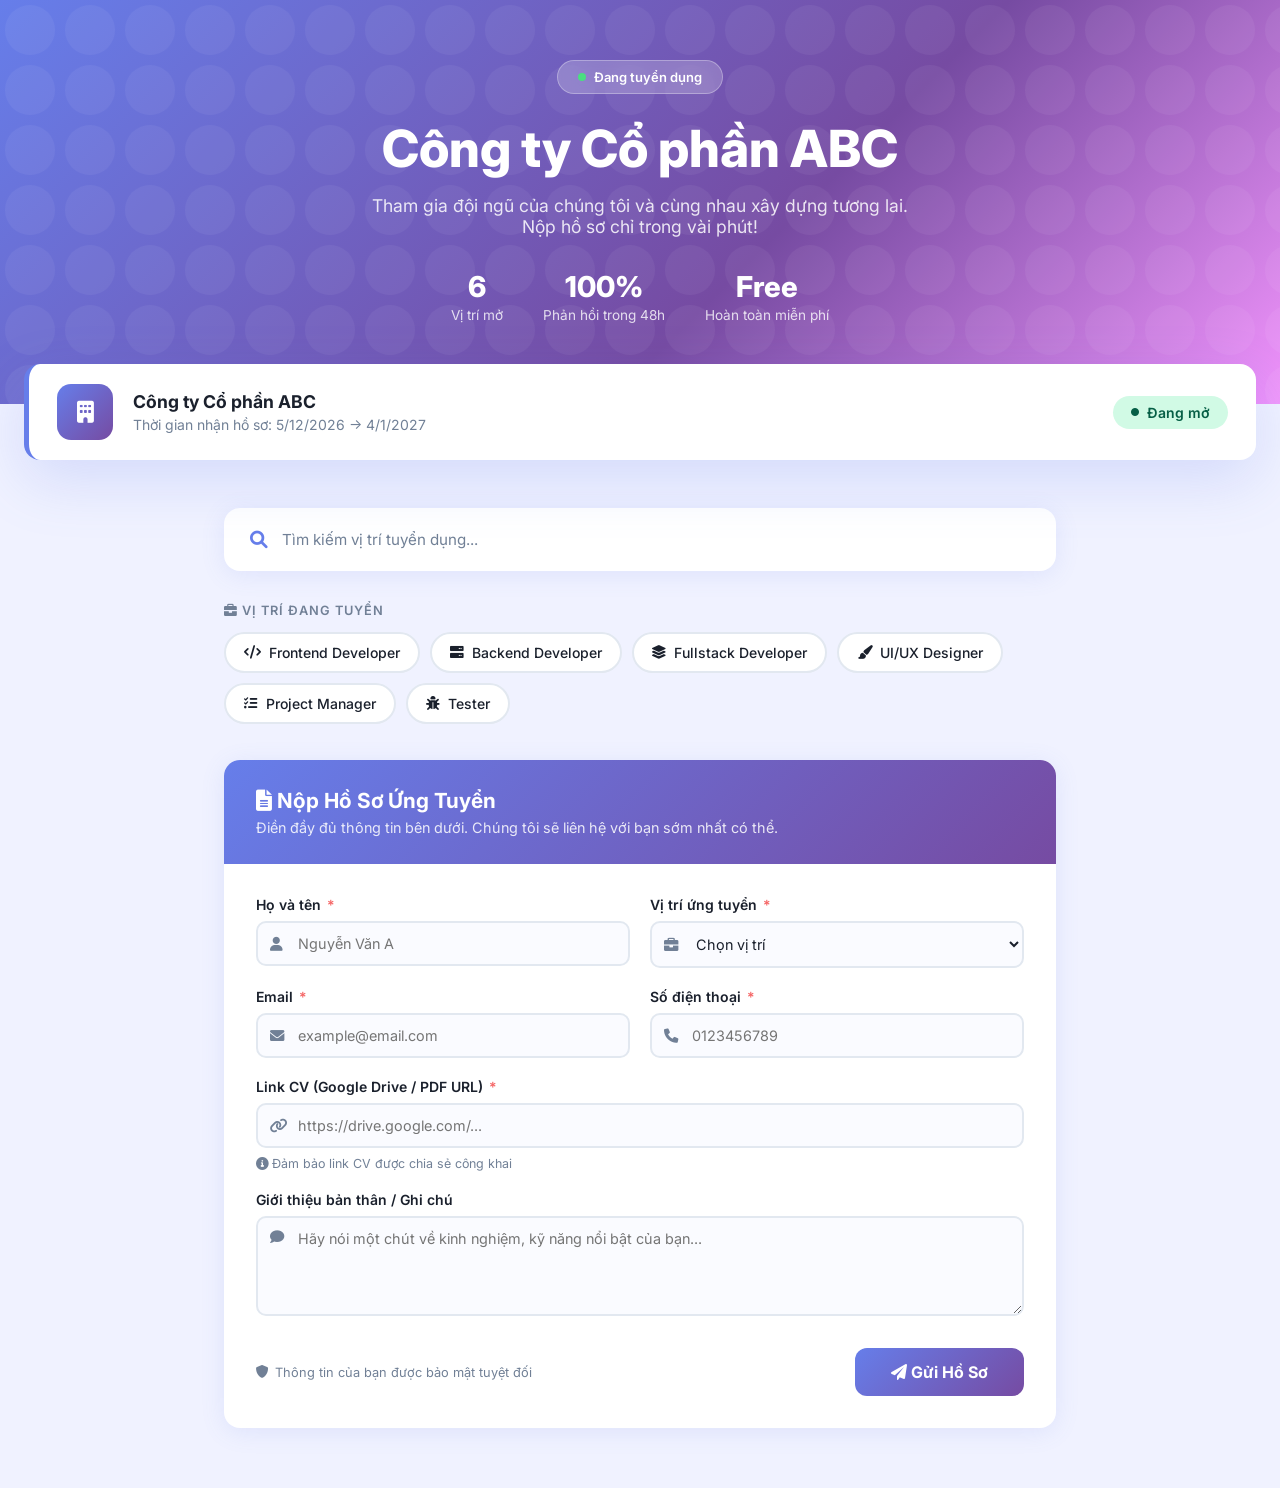
<file: apply.html>
<!doctype html>
<html lang="vi">
  <head>
    <meta charset="UTF-8" />
    <meta name="viewport" content="width=device-width, initial-scale=1.0" />
    <title>Nộp Hồ Sơ Ứng Tuyển</title>
    <meta name="description" content="Trang nộp hồ sơ ứng tuyển trực tuyến - Gửi CV của bạn ngay hôm nay." />
    <link
      rel="stylesheet"
      href="https://cdnjs.cloudflare.com/ajax/libs/font-awesome/6.0.0-beta3/css/all.min.css"
    />
    <style>
      @import url('https://fonts.googleapis.com/css2?family=Inter:wght@300;400;500;600;700;800&display=swap');

      * {
        margin: 0;
        padding: 0;
        box-sizing: border-box;
        font-family: 'Inter', 'Segoe UI', sans-serif;
      }

      :root {
        --primary: #667eea;
        --primary-dark: #5a67d8;
        --secondary: #764ba2;
        --success: #48bb78;
        --error: #f56565;
        --warning: #ed8936;
        --bg: #f0f2ff;
        --card-bg: #ffffff;
        --text: #1a202c;
        --text-muted: #718096;
        --border: #e2e8f0;
        --radius: 16px;
        --shadow: 0 4px 24px rgba(102, 126, 234, 0.12);
        --shadow-lg: 0 20px 60px rgba(102, 126, 234, 0.2);
      }

      body {
        background: var(--bg);
        min-height: 100vh;
        display: flex;
        flex-direction: column;
      }

      /* ── Hero Header ── */
      .hero {
        background: linear-gradient(135deg, #667eea 0%, #764ba2 60%, #f093fb 100%);
        padding: 60px 24px 80px;
        text-align: center;
        position: relative;
        overflow: hidden;
      }

      .hero::before {
        content: '';
        position: absolute;
        inset: 0;
        background: url("data:image/svg+xml,%3Csvg width='60' height='60' viewBox='0 0 60 60' xmlns='http://www.w3.org/2000/svg'%3E%3Cg fill='none' fill-rule='evenodd'%3E%3Cg fill='%23ffffff' fill-opacity='0.05'%3E%3Ccircle cx='30' cy='30' r='25'/%3E%3C/g%3E%3C/g%3E%3C/svg%3E");
        animation: bg-float 20s linear infinite;
      }

      @keyframes bg-float {
        from { background-position: 0 0; }
        to   { background-position: 120px 120px; }
      }

      .hero-badge {
        display: inline-flex;
        align-items: center;
        gap: 8px;
        background: rgba(255,255,255,0.2);
        border: 1px solid rgba(255,255,255,0.3);
        backdrop-filter: blur(10px);
        color: white;
        padding: 8px 20px;
        border-radius: 100px;
        font-size: 13px;
        font-weight: 600;
        margin-bottom: 24px;
        position: relative;
      }

      .hero-badge .dot {
        width: 8px;
        height: 8px;
        border-radius: 50%;
        background: #4ade80;
        animation: pulse 1.5s infinite;
      }

      @keyframes pulse {
        0%, 100% { opacity: 1; transform: scale(1); }
        50%       { opacity: 0.6; transform: scale(1.3); }
      }

      .hero h1 {
        font-size: clamp(2rem, 5vw, 3.2rem);
        font-weight: 800;
        color: white;
        margin-bottom: 16px;
        position: relative;
        line-height: 1.2;
      }

      .hero p {
        font-size: 1.1rem;
        color: rgba(255,255,255,0.85);
        max-width: 560px;
        margin: 0 auto 32px;
        position: relative;
      }

      .hero-stats {
        display: flex;
        justify-content: center;
        gap: 40px;
        position: relative;
        flex-wrap: wrap;
      }

      .hero-stat {
        text-align: center;
        color: white;
      }

      .hero-stat strong {
        display: block;
        font-size: 1.8rem;
        font-weight: 800;
      }

      .hero-stat span {
        font-size: 0.85rem;
        opacity: 0.8;
      }

      /* ── Recruitment Info Banner ── */
      .info-banner {
        background: white;
        border-left: 5px solid var(--primary);
        margin: -40px 24px 0;
        border-radius: var(--radius);
        padding: 20px 28px;
        display: flex;
        align-items: center;
        gap: 20px;
        box-shadow: var(--shadow-lg);
        position: relative;
        z-index: 10;
        flex-wrap: wrap;
      }

      .info-banner .icon-box {
        width: 56px;
        height: 56px;
        border-radius: 14px;
        background: linear-gradient(135deg, var(--primary), var(--secondary));
        display: flex;
        align-items: center;
        justify-content: center;
        color: white;
        font-size: 1.4rem;
        flex-shrink: 0;
      }

      .info-banner .info-text h3 {
        font-size: 1.1rem;
        font-weight: 700;
        color: var(--text);
        margin-bottom: 4px;
      }

      .info-banner .info-text p {
        font-size: 0.875rem;
        color: var(--text-muted);
      }

      .banner-status {
        margin-left: auto;
        display: flex;
        align-items: center;
        gap: 8px;
        font-size: 0.875rem;
        font-weight: 600;
        padding: 8px 18px;
        border-radius: 100px;
      }

      .banner-status.open {
        background: #d1fae5;
        color: #065f46;
      }

      .banner-status.closed {
        background: #fee2e2;
        color: #991b1b;
      }

      /* ── Main Layout ── */
      .main {
        max-width: 880px;
        margin: 48px auto 60px;
        padding: 0 24px;
        width: 100%;
        flex: 1;
      }

      /* ── Section Title ── */
      .section-title {
        display: flex;
        align-items: center;
        gap: 12px;
        margin-bottom: 28px;
      }

      .section-title .title-icon {
        width: 44px;
        height: 44px;
        border-radius: 12px;
        background: linear-gradient(135deg, var(--primary), var(--secondary));
        display: flex;
        align-items: center;
        justify-content: center;
        color: white;
        font-size: 1.1rem;
      }

      .section-title h2 {
        font-size: 1.4rem;
        font-weight: 700;
        color: var(--text);
      }

      /* ── Job Search ── */
      .search-card {
        background: white;
        border-radius: var(--radius);
        padding: 20px 24px;
        margin-bottom: 32px;
        box-shadow: var(--shadow);
        display: flex;
        align-items: center;
        gap: 14px;
        border: 2px solid transparent;
        transition: border-color 0.3s;
      }

      .search-card:focus-within {
        border-color: var(--primary);
      }

      .search-card i {
        color: var(--primary);
        font-size: 1.1rem;
        flex-shrink: 0;
      }

      .search-card input {
        flex: 1;
        border: none;
        outline: none;
        font-size: 0.95rem;
        color: var(--text);
        background: transparent;
      }

      .search-card input::placeholder {
        color: var(--text-muted);
      }

      /* ── Position Cards ── */
      .positions-label {
        font-size: 0.8rem;
        font-weight: 600;
        text-transform: uppercase;
        letter-spacing: 1px;
        color: var(--text-muted);
        margin-bottom: 14px;
      }

      .positions-grid {
        display: flex;
        flex-wrap: wrap;
        gap: 10px;
        margin-bottom: 36px;
      }

      .pos-chip {
        display: inline-flex;
        align-items: center;
        gap: 8px;
        padding: 10px 18px;
        border-radius: 100px;
        border: 2px solid var(--border);
        background: white;
        font-size: 0.875rem;
        font-weight: 500;
        color: var(--text);
        cursor: pointer;
        transition: all 0.25s;
        user-select: none;
      }

      .pos-chip:hover,
      .pos-chip.active {
        border-color: var(--primary);
        background: linear-gradient(135deg, var(--primary), var(--secondary));
        color: white;
        transform: translateY(-2px);
        box-shadow: 0 4px 14px rgba(102,126,234,0.35);
      }

      .pos-chip i {
        font-size: 0.85rem;
      }

      /* ── Form Card ── */
      .form-card {
        background: white;
        border-radius: var(--radius);
        box-shadow: var(--shadow);
        overflow: hidden;
      }

      .form-card-header {
        background: linear-gradient(135deg, var(--primary), var(--secondary));
        padding: 28px 32px;
        color: white;
      }

      .form-card-header h3 {
        font-size: 1.3rem;
        font-weight: 700;
        margin-bottom: 6px;
      }

      .form-card-header p {
        opacity: 0.85;
        font-size: 0.9rem;
      }

      .form-body {
        padding: 32px;
      }

      .form-grid {
        display: grid;
        grid-template-columns: 1fr 1fr;
        gap: 20px;
      }

      .form-group {
        display: flex;
        flex-direction: column;
        gap: 8px;
      }

      .form-group.full-width {
        grid-column: 1 / -1;
      }

      .form-group label {
        font-size: 0.875rem;
        font-weight: 600;
        color: var(--text);
      }

      .form-group label .req {
        color: #f56565;
        margin-left: 2px;
      }

      .input-wrap {
        position: relative;
      }

      .input-wrap .input-icon {
        position: absolute;
        left: 14px;
        top: 50%;
        transform: translateY(-50%);
        color: var(--text-muted);
        font-size: 0.9rem;
        pointer-events: none;
      }

      .input-wrap.textarea-wrap .input-icon {
        top: 14px;
        transform: none;
      }

      .form-group input,
      .form-group select,
      .form-group textarea {
        width: 100%;
        padding: 12px 14px 12px 40px;
        border: 2px solid var(--border);
        border-radius: 10px;
        font-size: 0.9rem;
        color: var(--text);
        background: #fafbff;
        transition: all 0.25s;
        outline: none;
        font-family: inherit;
      }

      .form-group input:focus,
      .form-group select:focus,
      .form-group textarea:focus {
        border-color: var(--primary);
        background: white;
        box-shadow: 0 0 0 4px rgba(102,126,234,0.1);
      }

      .form-group input.valid {
        border-color: var(--success);
      }

      .form-group input.invalid {
        border-color: var(--error);
      }

      .form-group textarea {
        resize: vertical;
        min-height: 100px;
      }

      .field-hint {
        font-size: 0.78rem;
        color: var(--text-muted);
      }

      .field-error {
        font-size: 0.78rem;
        color: var(--error);
        display: none;
      }

      .field-error.show {
        display: block;
      }

      /* ── Submit Button ── */
      .form-footer {
        display: flex;
        align-items: center;
        justify-content: space-between;
        margin-top: 28px;
        flex-wrap: wrap;
        gap: 16px;
      }

      .privacy-note {
        font-size: 0.8rem;
        color: var(--text-muted);
        display: flex;
        align-items: center;
        gap: 6px;
      }

      .btn-submit {
        display: inline-flex;
        align-items: center;
        gap: 10px;
        padding: 14px 36px;
        background: linear-gradient(135deg, var(--primary), var(--secondary));
        color: white;
        border: none;
        border-radius: 12px;
        font-size: 1rem;
        font-weight: 700;
        cursor: pointer;
        transition: all 0.3s;
        position: relative;
        overflow: hidden;
      }

      .btn-submit::after {
        content: '';
        position: absolute;
        inset: 0;
        background: white;
        opacity: 0;
        transition: opacity 0.2s;
      }

      .btn-submit:hover {
        transform: translateY(-3px);
        box-shadow: 0 10px 30px rgba(102,126,234,0.45);
      }

      .btn-submit:hover::after {
        opacity: 0.08;
      }

      .btn-submit:active {
        transform: translateY(-1px);
      }

      .btn-submit.loading {
        pointer-events: none;
        opacity: 0.8;
      }

      .btn-submit .spinner {
        width: 18px;
        height: 18px;
        border: 2px solid rgba(255,255,255,0.4);
        border-top-color: white;
        border-radius: 50%;
        animation: spin 0.7s linear infinite;
        display: none;
      }

      .btn-submit.loading .spinner {
        display: block;
      }

      .btn-submit.loading .btn-text {
        display: none;
      }

      @keyframes spin {
        to { transform: rotate(360deg); }
      }

      /* ── Success State ── */
      .success-screen {
        display: none;
        text-align: center;
        padding: 60px 32px;
      }

      .success-screen .success-icon {
        width: 90px;
        height: 90px;
        border-radius: 50%;
        background: linear-gradient(135deg, #48bb78, #38a169);
        display: flex;
        align-items: center;
        justify-content: center;
        font-size: 2.5rem;
        color: white;
        margin: 0 auto 28px;
        animation: pop-in 0.5s cubic-bezier(0.34,1.56,0.64,1);
      }

      @keyframes pop-in {
        from { transform: scale(0); opacity: 0; }
        to   { transform: scale(1); opacity: 1; }
      }

      .success-screen h3 {
        font-size: 1.6rem;
        font-weight: 800;
        color: var(--text);
        margin-bottom: 12px;
      }

      .success-screen p {
        color: var(--text-muted);
        margin-bottom: 32px;
        max-width: 420px;
        margin-left: auto;
        margin-right: auto;
      }

      .btn-back {
        display: inline-flex;
        align-items: center;
        gap: 8px;
        padding: 12px 28px;
        border: 2px solid var(--primary);
        border-radius: 10px;
        color: var(--primary);
        background: transparent;
        font-size: 0.9rem;
        font-weight: 600;
        cursor: pointer;
        transition: all 0.25s;
        text-decoration: none;
      }

      .btn-back:hover {
        background: var(--primary);
        color: white;
        transform: translateY(-2px);
      }

      /* ── Closed Banner ── */
      .closed-banner {
        background: white;
        border-radius: var(--radius);
        padding: 60px 32px;
        text-align: center;
        box-shadow: var(--shadow);
        display: none;
      }

      .closed-banner .closed-icon {
        font-size: 4rem;
        color: var(--warning);
        margin-bottom: 20px;
      }

      .closed-banner h3 {
        font-size: 1.5rem;
        font-weight: 700;
        color: var(--text);
        margin-bottom: 10px;
      }

      .closed-banner p {
        color: var(--text-muted);
      }

      /* ── Toast Notification ── */
      .toast {
        position: fixed;
        top: 24px;
        right: 24px;
        padding: 14px 20px;
        border-radius: 12px;
        color: white;
        font-weight: 600;
        font-size: 0.9rem;
        z-index: 9999;
        display: flex;
        align-items: center;
        gap: 10px;
        box-shadow: 0 8px 24px rgba(0,0,0,0.15);
        animation: toast-in 0.35s cubic-bezier(0.34,1.56,0.64,1);
        max-width: 380px;
      }

      @keyframes toast-in {
        from { transform: translateX(120%); opacity: 0; }
        to   { transform: translateX(0); opacity: 1; }
      }

      .toast.success { background: linear-gradient(135deg, #48bb78, #38a169); }
      .toast.error   { background: linear-gradient(135deg, #f56565, #e53e3e); }
      .toast.info    { background: linear-gradient(135deg, #4299e1, #3182ce); }

      /* ── Footer ── */
      footer {
        background: white;
        border-top: 1px solid var(--border);
        padding: 24px;
        text-align: center;
        color: var(--text-muted);
        font-size: 0.85rem;
      }

      footer a {
        color: var(--primary);
        text-decoration: none;
        font-weight: 600;
      }

      footer a:hover { text-decoration: underline; }

      /* ── Responsive ── */
      @media (max-width: 640px) {
        .hero { padding: 40px 20px 60px; }
        .info-banner { margin: -30px 16px 0; }
        .main { padding: 0 16px; margin-top: 36px; }
        .form-grid { grid-template-columns: 1fr; }
        .form-body { padding: 24px 20px; }
        .form-card-header { padding: 22px 20px; }
        .hero-stats { gap: 24px; }
      }
    </style>
  </head>
  <body>

    <!-- ── Hero ── -->
    <div class="hero">
      <div class="hero-badge">
        <span class="dot"></span>
        <span id="heroStatus">Đang tuyển dụng</span>
      </div>
      <h1 id="heroCompany">Cơ Hội Nghề Nghiệp</h1>
      <p>Tham gia đội ngũ của chúng tôi và cùng nhau xây dựng tương lai. Nộp hồ sơ chỉ trong vài phút!</p>
      <div class="hero-stats">
        <div class="hero-stat">
          <strong id="statPositions">6</strong>
          <span>Vị trí mở</span>
        </div>
        <div class="hero-stat">
          <strong>100%</strong>
          <span>Phản hồi trong 48h</span>
        </div>
        <div class="hero-stat">
          <strong>Free</strong>
          <span>Hoàn toàn miễn phí</span>
        </div>
      </div>
    </div>

    <!-- ── Info Banner ── -->
    <div class="info-banner" id="infoBanner">
      <div class="icon-box"><i class="fas fa-building"></i></div>
      <div class="info-text">
        <h3 id="bannerCompany">Đang tải...</h3>
        <p id="bannerDate">Thời gian nhận hồ sơ đang được tải...</p>
      </div>
      <div class="banner-status open" id="bannerStatusBadge">
        <i class="fas fa-circle" style="font-size:8px"></i>
        <span id="bannerStatusText">Đang mở</span>
      </div>
    </div>

    <!-- ── Main Content ── -->
    <div class="main">

      <!-- Search -->
      <div class="search-card">
        <i class="fas fa-search"></i>
        <input type="text" id="jobSearchInput" placeholder="Tìm kiếm vị trí tuyển dụng..." />
      </div>

      <!-- Position Chips -->
      <p class="positions-label"><i class="fas fa-briefcase"></i> Vị trí đang tuyển</p>
      <div class="positions-grid" id="positionsGrid">
        <!-- filled by JS -->
      </div>

      <!-- Form Card -->
      <div class="form-card" id="formCard">
        <div class="form-card-header">
          <h3><i class="fas fa-file-alt"></i> Nộp Hồ Sơ Ứng Tuyển</h3>
          <p>Điền đầy đủ thông tin bên dưới. Chúng tôi sẽ liên hệ với bạn sớm nhất có thể.</p>
        </div>
        <div class="form-body">
          <form id="applyForm" novalidate>
            <div class="form-grid">

              <div class="form-group">
                <label for="fullName">Họ và tên <span class="req">*</span></label>
                <div class="input-wrap">
                  <i class="fas fa-user input-icon"></i>
                  <input type="text" id="fullName" placeholder="Nguyễn Văn A" autocomplete="name" />
                </div>
                <span class="field-error" id="err-fullName">Vui lòng nhập họ tên</span>
              </div>

              <div class="form-group">
                <label for="positionSelect">Vị trí ứng tuyển <span class="req">*</span></label>
                <div class="input-wrap">
                  <i class="fas fa-briefcase input-icon"></i>
                  <select id="positionSelect">
                    <option value="">Chọn vị trí</option>
                  </select>
                </div>
                <span class="field-error" id="err-position">Vui lòng chọn vị trí</span>
              </div>

              <div class="form-group">
                <label for="email">Email <span class="req">*</span></label>
                <div class="input-wrap">
                  <i class="fas fa-envelope input-icon"></i>
                  <input type="email" id="email" placeholder="example@email.com" autocomplete="email" />
                </div>
                <span class="field-error" id="err-email">Email không hợp lệ hoặc đã được dùng</span>
              </div>

              <div class="form-group">
                <label for="phone">Số điện thoại <span class="req">*</span></label>
                <div class="input-wrap">
                  <i class="fas fa-phone input-icon"></i>
                  <input type="tel" id="phone" placeholder="0123456789" autocomplete="tel" />
                </div>
                <span class="field-error" id="err-phone">Vui lòng nhập số điện thoại hợp lệ</span>
              </div>

              <div class="form-group full-width">
                <label for="cvLink">Link CV (Google Drive / PDF URL) <span class="req">*</span></label>
                <div class="input-wrap">
                  <i class="fas fa-link input-icon"></i>
                  <input type="url" id="cvLink" placeholder="https://drive.google.com/..." />
                </div>
                <span class="field-hint"><i class="fas fa-info-circle"></i> Đảm bảo link CV được chia sẻ công khai</span>
                <span class="field-error" id="err-cvLink">Vui lòng nhập URL hợp lệ</span>
              </div>

              <div class="form-group full-width">
                <label for="notes">Giới thiệu bản thân / Ghi chú</label>
                <div class="input-wrap textarea-wrap">
                  <i class="fas fa-comment input-icon"></i>
                  <textarea id="notes" placeholder="Hãy nói một chút về kinh nghiệm, kỹ năng nổi bật của bạn..."></textarea>
                </div>
              </div>

            </div><!-- /form-grid -->

            <div class="form-footer">
              <p class="privacy-note">
                <i class="fas fa-shield-alt"></i>
                Thông tin của bạn được bảo mật tuyệt đối
              </p>
              <button type="submit" class="btn-submit" id="submitBtn">
                <div class="spinner"></div>
                <span class="btn-text"><i class="fas fa-paper-plane"></i> Gửi Hồ Sơ</span>
              </button>
            </div>
          </form>

          <!-- Success State -->
          <div class="success-screen" id="successScreen">
            <div class="success-icon"><i class="fas fa-check"></i></div>
            <h3>Gửi hồ sơ thành công!</h3>
            <p>Cảm ơn bạn đã ứng tuyển. Chúng tôi sẽ xem xét hồ sơ và liên hệ lại trong vòng <strong>48 giờ</strong>.</p>
            <button class="btn-back" onclick="resetForm()">
              <i class="fas fa-plus"></i> Nộp thêm hồ sơ khác
            </button>
          </div>
        </div>
      </div>

      <!-- Closed Banner -->
      <div class="closed-banner" id="closedBanner">
        <div class="closed-icon"><i class="fas fa-calendar-times"></i></div>
        <h3>Đợt tuyển dụng đã kết thúc</h3>
        <p>Cảm ơn bạn đã quan tâm. Vui lòng theo dõi để cập nhật đợt tuyển dụng tiếp theo.</p>
      </div>

    </div>



    <!-- ── Scripts ── -->
    <script src="js/database.js"></script>
    <script>
      // ── Init ──
      db.loadData();
      const settings = db.getRecruitmentSettings();

      const DEFAULT_POSITIONS = [
        { label: 'Frontend Developer', icon: 'fa-code' },
        { label: 'Backend Developer',  icon: 'fa-server' },
        { label: 'Fullstack Developer',icon: 'fa-layer-group' },
        { label: 'UI/UX Designer',     icon: 'fa-paint-brush' },
        { label: 'Project Manager',    icon: 'fa-tasks' },
        { label: 'Tester',             icon: 'fa-bug' },
      ];

      // ── Populate info ──
      function initPage() {
        const company = settings.companyName || 'Công ty';
        document.getElementById('heroCompany').textContent = company;
        document.getElementById('bannerCompany').textContent = company;

        const start = formatDate(settings.startDate);
        const end   = formatDate(settings.endDate);
        document.getElementById('bannerDate').textContent =
          `Thời gian nhận hồ sơ: ${start} → ${end}`;

        const isOpen = settings.recruitmentEnabled;
        document.getElementById('heroStatus').textContent = isOpen ? 'Đang tuyển dụng' : 'Đã đóng';
        document.getElementById('bannerStatusText').textContent = isOpen ? 'Đang mở' : 'Đã đóng';

        const statusBadge = document.getElementById('bannerStatusBadge');
        statusBadge.className = `banner-status ${isOpen ? 'open' : 'closed'}`;

        if (!isOpen) {
          document.getElementById('formCard').style.display = 'none';
          document.getElementById('closedBanner').style.display = 'block';
        }

        buildPositionChips();
        buildPositionSelect();
      }

      function getPositions() {
        // Lấy từ cài đặt admin, fallback về mặc định nếu chưa có
        const pos = settings.positions;
        if (Array.isArray(pos) && pos.length > 0) return pos;
        return DEFAULT_POSITIONS;
      }

      function formatDate(d) {
        if (!d) return '–';
        const dt = new Date(d);
        return isNaN(dt) ? d : dt.toLocaleDateString('vi-VN');
      }

      // ── Position chips ──
      function buildPositionChips() {
        const positions = getPositions();
        document.getElementById('statPositions').textContent = positions.length;

        const grid = document.getElementById('positionsGrid');
        grid.innerHTML = positions.map(p => `
          <div class="pos-chip" data-pos="${esc(p.label)}" onclick="selectPosition('${esc(p.label)}', this)">
            <i class="fas ${p.icon || 'fa-briefcase'}"></i> ${esc(p.label)}
          </div>
        `).join('');

        if (positions.length === 0) {
          grid.innerHTML = '<p style="color:#999;font-size:13px">Chưa có vị trí tuyển dụng.</p>';
        }
      }

      function selectPosition(pos, el) {
        document.querySelectorAll('.pos-chip').forEach(c => c.classList.remove('active'));
        el.classList.add('active');
        document.getElementById('positionSelect').value = pos;
        el.scrollIntoView({ behavior: 'smooth', block: 'nearest' });
      }

      // ── Position select ──
      function buildPositionSelect() {
        const positions = getPositions();
        const sel = document.getElementById('positionSelect');
        sel.innerHTML = '<option value="">Chọn vị trí</option>' +
          positions.map(p => `<option value="${esc(p.label)}">${esc(p.label)}</option>`).join('');
      }

      // ── Job search filter ──
      document.getElementById('jobSearchInput').addEventListener('input', function() {
        const kw = this.value.toLowerCase();
        document.querySelectorAll('.pos-chip').forEach(chip => {
          chip.style.display = chip.dataset.pos.toLowerCase().includes(kw) ? '' : 'none';
        });
      });

      // ── Form validation ──
      function validate() {
        let ok = true;

        const fullName = document.getElementById('fullName').value.trim();
        showErr('err-fullName', !fullName);
        if (!fullName) ok = false;

        const pos = document.getElementById('positionSelect').value;
        showErr('err-position', !pos);
        if (!pos) ok = false;

        const email = document.getElementById('email').value.trim();
        const emailValid = /^[^\s@]+@[^\s@]+\.[^\s@]+$/.test(email);
        const emailTaken = db.candidates.some(c => c.email === email);
        showErr('err-email', !emailValid || emailTaken);
        if (!emailValid || emailTaken) ok = false;

        const phone = document.getElementById('phone').value.trim();
        const phoneValid = /^[0-9+\-\s]{9,15}$/.test(phone);
        showErr('err-phone', !phoneValid);
        if (!phoneValid) ok = false;

        const cvLink = document.getElementById('cvLink').value.trim();
        let cvValid = false;
        try { cvValid = !!new URL(cvLink); } catch(e) {}
        showErr('err-cvLink', !cvValid);
        if (!cvValid) ok = false;

        return ok;
      }

      function showErr(id, show) {
        const el = document.getElementById(id);
        if (el) el.classList.toggle('show', show);
      }

      // ── Submit ──
      document.getElementById('applyForm').addEventListener('submit', async function(e) {
        e.preventDefault();
        if (!validate()) return;

        const btn = document.getElementById('submitBtn');
        btn.classList.add('loading');

        // Simulate async delay for UX
        await new Promise(r => setTimeout(r, 900));

        const candidateData = {
          fullName: document.getElementById('fullName').value.trim(),
          position: document.getElementById('positionSelect').value,
          email: document.getElementById('email').value.trim(),
          phone: document.getElementById('phone').value.trim(),
          cvLink: document.getElementById('cvLink').value.trim(),
          notes: document.getElementById('notes').value.trim(),
          experience: 0,
        };

        db.addPublicCandidate(candidateData);

        btn.classList.remove('loading');

        // Show success
        document.getElementById('applyForm').style.display = 'none';
        document.getElementById('successScreen').style.display = 'block';

        showToast('Gửi hồ sơ thành công! Chúng tôi sẽ liên hệ sớm.', 'success');
      });

      function resetForm() {
        document.getElementById('applyForm').reset();
        document.getElementById('applyForm').style.display = '';
        document.getElementById('successScreen').style.display = 'none';
        document.querySelectorAll('.pos-chip').forEach(c => c.classList.remove('active'));
        document.querySelectorAll('.field-error').forEach(e => e.classList.remove('show'));
      }

      // ── Toast ──
      function showToast(msg, type = 'info') {
        const t = document.createElement('div');
        t.className = `toast ${type}`;
        const icons = { success: 'fa-check-circle', error: 'fa-exclamation-circle', info: 'fa-info-circle' };
        t.innerHTML = `<i class="fas ${icons[type] || icons.info}"></i> ${msg}`;
        document.body.appendChild(t);
        setTimeout(() => {
          t.style.transition = 'all 0.4s';
          t.style.transform = 'translateX(120%)';
          t.style.opacity = '0';
          setTimeout(() => t.remove(), 400);
        }, 4000);
      }

      function esc(s) {
        if (!s) return '';
        return String(s).replace(/[&<>"']/g, m => ({'&':'&amp;','<':'&lt;','>':'&gt;','"':'&quot;',"'":'&#039;'})[m]);
      }

      // ── Run ──
      initPage();
    </script>
  </body>
</html>
</file>
